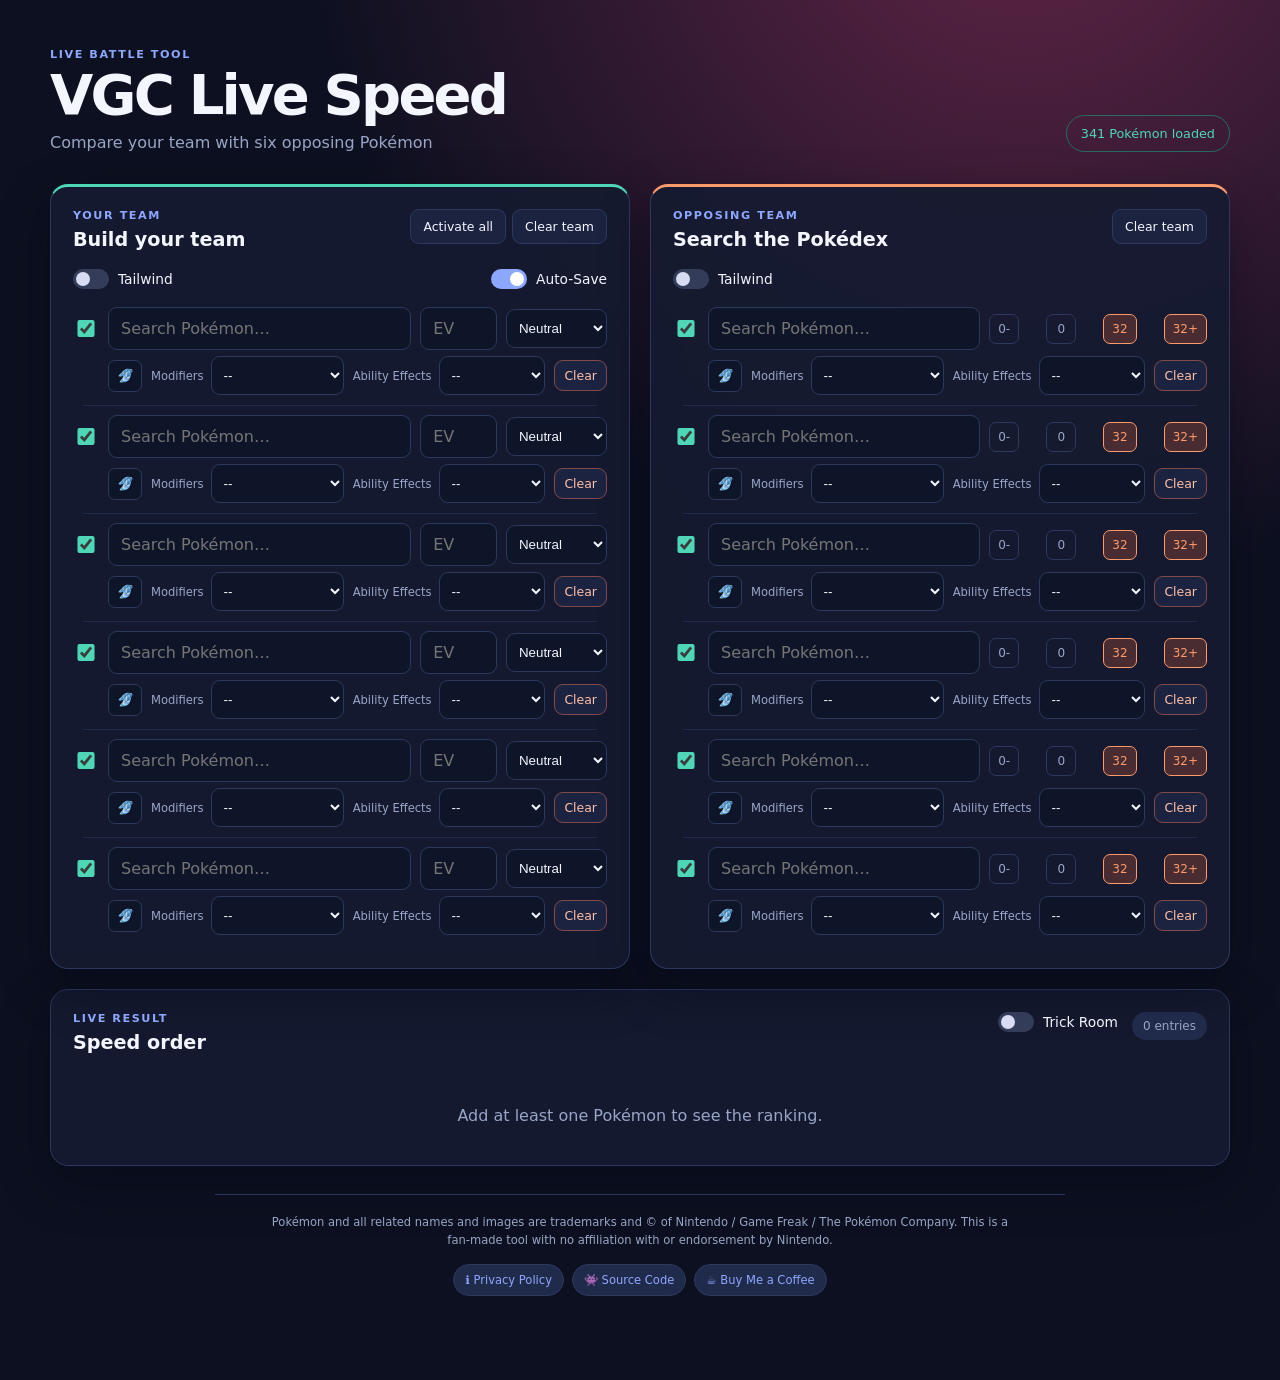
<file: index.html>
<!doctype html>
<html lang="en">
  <head>
    <meta charset="utf-8" />
    <meta name="viewport" content="width=device-width, initial-scale=1" />
    <title>VGC Live Speed</title>
    <link rel="icon" type="image/x-icon" href="favicon.ico" />
    <link rel="stylesheet" href="styles.css" />
  </head>
  <body>
    <main class="app-shell">
      <header class="hero">
        <div>
          <p class="eyebrow">LIVE BATTLE TOOL</p>
          <h1>VGC Live Speed</h1>
          <p class="subtitle">Compare your team with six opposing Pokémon</p>
        </div>
        <div id="data-status" class="status loading">
          Loading Pokémon data…
        </div>
      </header>

      <section class="teams-grid" aria-label="Teams">
        <article class="team-card user-card">
          <div class="card-heading">
            <div>
              <p class="team-kicker">Your team</p>
              <h2>Build your team</h2>
            </div>
            <div class="heading-actions">
              <button
                id="select-all-user"
                class="button button-ghost"
                type="button"
              >
                Activate all</button
              ><button
                id="clear-user"
                class="button button-ghost"
                type="button"
              >
                Clear team
              </button>
            </div>
          </div>
          <div class="card-toggles">
            <label class="toggle-row"
              ><input id="user-tailwind" type="checkbox" /><span
                class="toggle"
              ></span
              ><span>Tailwind</span></label
            >
            <label class="toggle-row"
              ><input id="autosave" type="checkbox" checked /><span
                class="toggle"
              ></span
              ><span>Auto-Save</span></label
            >
          </div>
          <div id="user-slots" class="slot-list"></div>
        </article>

        <article class="team-card opponent-card">
          <div class="card-heading">
            <div>
              <p class="team-kicker">Opposing team</p>
              <h2>Search the Pokédex</h2>
            </div>
            <button
              id="clear-opponents"
              class="button button-ghost"
              type="button"
            >
              Clear team
            </button>
          </div>
          <label class="toggle-row"
            ><input id="opponent-tailwind" type="checkbox" /><span
              class="toggle"
            ></span
            ><span>Tailwind</span></label
          >
          <div id="opponent-slots" class="slot-list"></div>
        </article>
      </section>

      <section class="ranking-card">
        <div class="ranking-heading">
          <div>
            <p class="team-kicker">Live result</p>
            <h2>Speed order</h2>
          </div>
          <label class="toggle-row trick-room-row"
            ><input id="trick-room" type="checkbox" /><span
              class="toggle"
            ></span
            ><span>Trick Room</span></label
          >
          <div id="ranking-count" class="count-pill">0 entries</div>
        </div>
        <div id="ranking-empty" class="empty-state">
          Add at least one Pokémon to see the ranking.
        </div>
        <ol id="ranking-list" class="ranking-list"></ol>
      </section>
      <footer class="site-footer">
        <p>
          Pokémon and all related names and images are trademarks and © of
          Nintendo / Game Freak / The Pokémon Company. This is a fan-made tool
          with no affiliation with or endorsement by Nintendo.
        </p>
        <nav class="footer-links" aria-label="Footer links">
          <a href="/privacy-policy">ℹ️ Privacy Policy</a>
          <a target="_blank" rel="noreferrer" href="https://github.com/manuelrosello/vgcspeedmatchup">👾 Source Code</a>
          <a target="_blank" rel="noreferrer" href="https://ko-fi.com/manuelrosello">☕️ Buy Me a Coffee</a>
        </nav>
      </footer>
    </main>
    <script src="app.js"></script>
  </body>
</html>
</file>
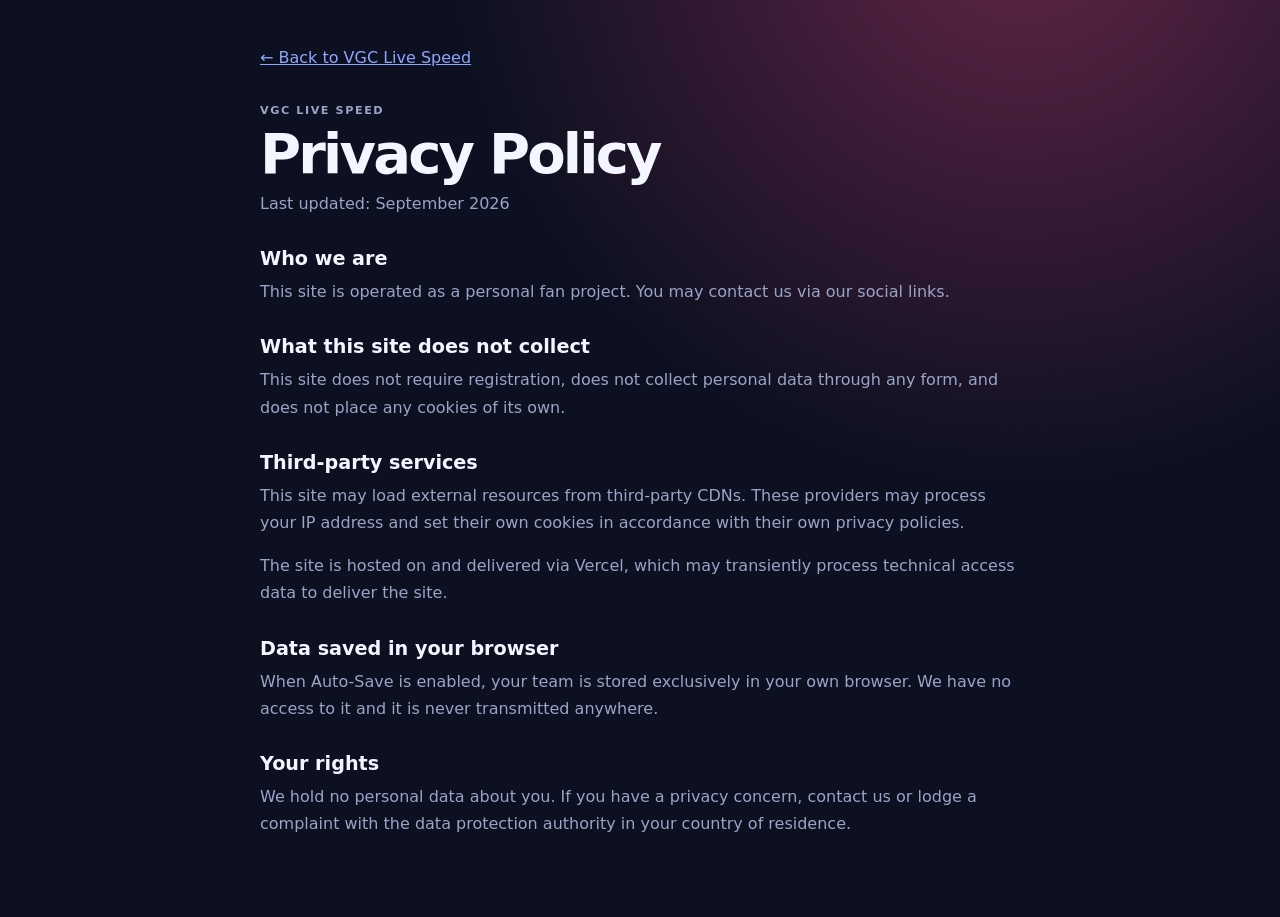
<file: privacy-policy/index.html>
<!doctype html>
<html lang="en">
  <head>
    <meta charset="utf-8" />
    <meta name="viewport" content="width=device-width, initial-scale=1" />
    <title>Privacy Policy · VGC Live Speed</title>
    <link rel="icon" type="image/x-icon" href="../favicon.ico">
    <link rel="stylesheet" href="../styles.css" />
    <style>
      .policy {
        max-width: 760px;
        margin: 0 auto;
      }
      .policy h1 {
        margin-bottom: 8px;
      }
      .policy h2 {
        margin: 30px 0 8px;
        color: var(--text);
      }
      .policy p {
        color: var(--muted);
        line-height: 1.7;
      }
      .back-link {
        display: inline-block;
        margin-bottom: 34px;
        color: var(--accent);
      }
    </style>
  </head>
  <body>
    <main class="app-shell policy">
      <a class="back-link" href="/">← Back to VGC Live Speed</a>
      <p class="eyebrow">VGC Live Speed</p>
      <h1>Privacy Policy</h1>
      <p>Last updated: September 2026</p>

      <h2>Who we are</h2>
      <p>
        This site is operated as a personal fan project. You may contact us via
        our social links.
      </p>

      <h2>What this site does not collect</h2>
      <p>
        This site does not require registration, does not collect personal data
        through any form, and does not place any cookies of its own.
      </p>

      <h2>Third-party services</h2>
      <p>
        This site may load external resources from third-party CDNs. These
        providers may process your IP address and set their own cookies in
        accordance with their own privacy policies.
      </p>
      <p>
        The site is hosted on and delivered via Vercel, which may transiently
        process technical access data to deliver the site.
      </p>

      <h2>Data saved in your browser</h2>
      <p>
        When Auto-Save is enabled, your team is stored exclusively in your own
        browser. We have no access to it and it is never transmitted anywhere.
      </p>

      <h2>Your rights</h2>
      <p>
        We hold no personal data about you. If you have a privacy concern,
        contact us or lodge a complaint with the data protection authority in
        your country of residence.
      </p>
    </main>
  </body>
</html>
</file>
<file: styles.css>
:root {
  color-scheme: dark;
  --bg: #0c1020;
  --panel: #151b30;
  --panel-2: #1b2340;
  --line: #2c385d;
  --text: #f4f6ff;
  --muted: #99a5c6;
  --user: #4dd7b7;
  --user-soft: #173d3d;
  --opp: #ff9a6a;
  --opp-soft: #482c31;
  --accent: #8da7ff;
}

* {
  box-sizing: border-box;
}
body {
  margin: 0;
  min-height: 100vh;
  font-family:
    Inter,
    ui-sans-serif,
    system-ui,
    -apple-system,
    sans-serif;
  color: var(--text);
  background:
    radial-gradient(circle at 80% -10%, #642548 0, transparent 40%), var(--bg);
}
button,
input {
  font: inherit;
}
.app-shell {
  width: min(1180px, calc(100% - 32px));
  margin: 0 auto;
  padding: 48px 0 64px;
}
.hero {
  display: flex;
  justify-content: space-between;
  gap: 24px;
  align-items: end;
  margin-bottom: 32px;
}
.eyebrow,
.team-kicker {
  margin: 0 0 6px;
  text-transform: uppercase;
  letter-spacing: 0.14em;
  font-size: 0.7rem;
  font-weight: 800;
  color: var(--accent);
}
h1,
h2,
p {
  margin-top: 0;
}
h1 {
  margin-bottom: 10px;
  font-size: clamp(2rem, 5vw, 3.5rem);
  line-height: 1;
  letter-spacing: -0.05em;
}
h2 {
  margin-bottom: 0;
  font-size: 1.2rem;
}
.subtitle {
  color: var(--muted);
  max-width: 590px;
  margin-bottom: 0;
}
.status {
  border: 1px solid var(--line);
  padding: 10px 14px;
  border-radius: 999px;
  color: var(--muted);
  font-size: 0.8rem;
  white-space: nowrap;
}
.status.ready {
  color: var(--user);
  border-color: #286b61;
}
.status.error {
  color: var(--opp);
  border-color: #7f4a42;
}
.teams-grid {
  display: grid;
  grid-template-columns: repeat(2, minmax(0, 1fr));
  gap: 20px;
}
.team-card,
.ranking-card {
  background: color-mix(in srgb, var(--panel) 92%, transparent);
  border: 1px solid var(--line);
  border-radius: 18px;
  padding: 22px;
  box-shadow: 0 18px 48px #05071466;
}
.user-card {
  border-top: 3px solid var(--user);
}
.opponent-card {
  border-top: 3px solid var(--opp);
}
.card-heading,
.ranking-heading {
  display: flex;
  justify-content: space-between;
  align-items: start;
  gap: 14px;
  margin-bottom: 18px;
}
.heading-actions {
  display: flex;
  gap: 6px;
  flex-wrap: wrap;
  justify-content: end;
}
.card-toggles {
  display: flex;
  flex-wrap: wrap;
  align-items: center;
  justify-content: space-between;
  gap: 18px;
  margin-bottom: 18px;
}
.card-toggles .toggle-row {
  margin-bottom: 0;
}
.button {
  border: 1px solid var(--line);
  color: var(--text);
  background: var(--panel-2);
  padding: 9px 12px;
  border-radius: 9px;
  cursor: pointer;
  font-size: 0.78rem;
  transition: 0.15s ease;
}
.button:hover {
  border-color: var(--accent);
  transform: translateY(-1px);
}
.button-danger {
  color: #ffc0a8;
  border-color: #814b4a;
  padding: 7px 9px;
}
.toggle-row {
  display: flex;
  align-items: center;
  gap: 9px;
  color: var(--text);
  font-size: 0.86rem;
  margin-bottom: 18px;
  cursor: pointer;
  user-select: none;
}
.toggle-row small {
  color: var(--muted);
  margin-left: 5px;
}
.toggle-row input {
  position: absolute;
  opacity: 0;
  pointer-events: none;
}
.toggle {
  display: inline-block;
  width: 36px;
  height: 20px;
  padding: 3px;
  border-radius: 99px;
  background: #333d5a;
  transition: 0.2s;
}
.toggle::after {
  content: "";
  display: block;
  width: 14px;
  height: 14px;
  border-radius: 50%;
  background: #d7dcf2;
  transition: 0.2s;
}
.toggle-row input:checked + .toggle {
  background: var(--accent);
}
.toggle-row input:checked + .toggle::after {
  transform: translateX(16px);
  background: white;
}
.slot-list {
  display: grid;
  gap: 0;
}
.slot {
  position: relative;
  display: grid;
  gap: 6px;
  padding: 9px 0 11px;
}
.slot:first-child {
  padding-top: 0;
}
.slot:not(:last-child)::after {
  content: "";
  position: absolute;
  right: 10px;
  bottom: 0;
  left: 10px;
  border-bottom: 1px solid #202b4b;
}
.user-slot {
  --slot-columns: 26px minmax(180px, 1.5fr) minmax(62px, 0.38fr)
    minmax(96px, 0.5fr) auto;
  --slot-columns-no-mega: 26px minmax(180px, 1.5fr) minmax(62px, 0.38fr)
    minmax(96px, 0.5fr);
}
.opponent-slot {
  --slot-columns: 26px minmax(0, 1fr) minmax(140px, 0.8fr) auto;
  --slot-columns-no-mega: 26px minmax(0, 1fr) minmax(140px, 0.8fr);
}
.slot-primary,
.slot-secondary {
  display: grid;
  grid-template-columns: var(--slot-columns);
  align-items: center;
  gap: 9px;
  width: 100%;
  justify-content: space-between;
}
.slot-secondary {
  grid-template-columns: 26px 34px minmax(0, 1fr) minmax(0, 1fr) auto;
  padding-left: 0;
}
.slot-primary:not(.has-mega) {
  grid-template-columns: 26px minmax(180px, 1.5fr) minmax(62px, 0.38fr)
    minmax(96px, 0.5fr);
}
.opponent-slot .slot-primary:not(.has-mega) {
  grid-template-columns: 26px minmax(0, 1fr) minmax(140px, 0.8fr);
}
.slot.inactive {
  opacity: 0.48;
}
.active-check {
  display: flex;
  flex-direction: column;
  align-items: center;
  justify-content: center;
  gap: 2px;
}
.active-check input {
  width: 17px;
  height: 17px;
  margin: 0;
  accent-color: var(--user);
  cursor: pointer;
}
.active-check span {
  display: none;
}
.slot-icon {
  width: 26px;
  height: 24px;
  display: flex;
  align-items: center;
  justify-content: center;
}
.slot-icon .mon-icon {
  width: 24px;
  height: 24px;
}
.slot-number {
  color: var(--muted);
  font-size: 0.75rem;
  text-align: center;
}
.slot input {
  min-width: 0;
  width: 100%;
  color: var(--text);
  background: #0f1528;
  border: 1px solid var(--line);
  border-radius: 9px;
  padding: 11px 12px;
  outline: none;
}
.slot select {
  min-width: 0;
  width: 100%;
  color: var(--text);
  background: #0f1528;
  border: 1px solid var(--line);
  border-radius: 9px;
  padding: 10px 8px;
  outline: none;
}
.scarf-option {
  display: flex;
  align-items: center;
  justify-content: center;
  width: 34px;
  height: 32px;
  padding: 7px 8px;
  color: var(--muted);
  background: #0f1528;
  border: 1px solid var(--line);
  border-radius: 7px;
  cursor: pointer;
  transition: 0.15s ease;
}
.scarf-option:hover {
  border-color: var(--accent);
}
.scarf-option[aria-pressed="true"] {
  color: var(--accent);
  border-color: var(--accent);
  background: #26345f;
}
.scarf-option img {
  width: 16px;
  height: 16px;
  object-fit: contain;
}
.scarf-option:disabled {
  cursor: not-allowed;
}
.slot input:focus {
  border-color: var(--accent);
  box-shadow: 0 0 0 3px #8da7ff1f;
}
.slot select:focus {
  border-color: var(--accent);
}
.select-control {
  display: flex;
  align-items: center;
  gap: 7px;
  color: var(--muted);
  font-size: 0.72rem;
  white-space: nowrap;
}
.select-control select {
  flex: 1;
}
.mega-option {
  display: flex;
  align-items: center;
  gap: 5px;
  justify-content: center;
  width: 34px;
  height: 32px;
  padding: 7px 8px;
  color: var(--muted);
  background: #0f1528;
  border: 1px solid var(--line);
  border-radius: 7px;
  cursor: pointer;
  transition: 0.15s ease;
}
.mega-option:hover {
  border-color: var(--accent);
}
.mega-option[aria-pressed="true"] {
  color: var(--accent);
  border-color: var(--accent);
  background: #26345f;
}
.mega-option img {
  width: 16px;
  height: 16px;
  object-fit: contain;
}
.mega-option:disabled {
  cursor: not-allowed;
}
.speed-input {
  appearance: textfield;
}
.speed-input::-webkit-inner-spin-button {
  appearance: none;
}
.search-wrap {
  position: relative;
}
.suggestions {
  position: absolute;
  z-index: 5;
  top: calc(100% + 4px);
  left: 0;
  right: 0;
  display: none;
  max-height: 210px;
  overflow: auto;
  background: #202a4a;
  border: 1px solid var(--line);
  border-radius: 9px;
  box-shadow: 0 12px 25px #0008;
}
.suggestions.open {
  display: block;
}
.suggestion {
  display: flex;
  align-items: center;
  gap: 6px;
  padding: 6px 12px;
  cursor: pointer;
  font-size: 0.82rem;
}
.suggestion .mon-icon {
  width: 28px;
  height: 28px;
}
.suggestion:hover {
  background: #303d68;
}
.suggestion span {
  color: var(--muted);
  float: right;
}
.confirm-options {
  display: flex;
  align-items: center;
  justify-content: space-between;
  width: 100%;
  gap: 5px;
}
.scenario {
  color: var(--muted);
  font-size: 0.75rem;
  cursor: pointer;
}
.scenario input {
  position: absolute;
  opacity: 0;
  width: 0;
}
.scenario span {
  display: block;
  border: 1px solid var(--line);
  border-radius: 7px;
  padding: 7px 8px;
  min-width: 30px;
  text-align: center;
}
.scenario input:checked + span {
  color: var(--opp);
  border-color: var(--opp);
  background: var(--opp-soft);
}
.trick-room-row {
  margin: 0 0 0 auto;
  white-space: nowrap;
}
.ranking-card {
  margin-top: 20px;
}
.count-pill {
  color: var(--muted);
  background: #202a4a;
  border-radius: 999px;
  padding: 7px 11px;
  font-size: 0.75rem;
}
.empty-state {
  color: var(--muted);
  padding: 34px 10px 18px;
  text-align: center;
}
.ranking-list {
  list-style: none;
  margin: 0;
  padding: 0;
  display: grid;
  gap: 7px;
}
.site-footer {
  margin: 28px auto 0;
  max-width: 850px;
  padding: 18px 20px 20px;
  color: var(--muted);
  text-align: center;
  font-size: 0.72rem;
  line-height: 1.6;
  border-top: 1px solid var(--line);
}
.site-footer p {
  max-width: 760px;
  margin: 0 auto 14px;
}
.footer-links {
  display: flex;
  justify-content: center;
  align-items: center;
  flex-wrap: wrap;
  gap: 8px;
}
.footer-links a {
  display: inline-flex;
  align-items: center;
  min-height: 32px;
  padding: 5px 11px;
  color: var(--accent);
  background: #202a4a;
  border: 1px solid var(--line);
  border-radius: 999px;
  text-decoration: none;
  transition: 0.15s ease;
}
.footer-links a:hover {
  color: var(--text);
  border-color: var(--accent);
  background: #2a3761;
  transform: translateY(-1px);
}
.ranking-item {
  display: grid;
  grid-template-columns: 34px 40px minmax(0, 1fr) auto auto;
  align-items: center;
  gap: 12px;
  padding: 12px 14px;
  border-radius: 10px;
  background: #11172a;
  border: 1px solid #202b4b;
}
.ranking-item.user {
  background: linear-gradient(90deg, var(--user-soft), #11172a);
  border-color: #286b61;
}
.ranking-item.opponent {
  background: linear-gradient(90deg, var(--opp-soft), #11172a);
  border-color: #814b4a;
}
.rank {
  color: var(--muted);
  font-variant-numeric: tabular-nums;
}
.mon-icon {
  width: 40px;
  height: 40px;
  object-fit: contain;
}
.mon-name {
  font-weight: 700;
}
.mon-meta {
  color: var(--muted);
  font-size: 0.75rem;
}
.speed-value {
  font-size: 1.05rem;
  font-weight: 800;
  font-variant-numeric: tabular-nums;
}
.tag {
  border-radius: 6px;
  padding: 4px 6px;
  font-size: 0.65rem;
  font-weight: 800;
  text-transform: uppercase;
  letter-spacing: 0.06em;
}
.tag.user {
  color: var(--user);
  background: #1b5149;
}
.tag.opponent {
  color: var(--opp);
  background: #633c3d;
}
@media (max-width: 760px) {
  .app-shell {
    padding-top: 28px;
  }
  .hero {
    display: block;
  }
  .status {
    display: inline-block;
    margin-top: 18px;
  }
  .teams-grid {
    grid-template-columns: 1fr;
  }
  .ranking-heading {
    flex-wrap: wrap;
  }
  .trick-room-row {
    margin-left: 0;
  }
  .ranking-item {
    grid-template-columns: 28px 34px minmax(0, 1fr) auto;
  }
  .ranking-item .mon-icon {
    width: 34px;
    height: 34px;
  }
  .tag {
    display: none;
  }
}
@media (max-width: 560px) {
  .user-slot,
  .opponent-slot {
    --slot-columns: 22px minmax(0, 1fr) auto;
    --slot-columns-no-mega: 22px minmax(0, 1fr) auto;
  }
  .user-slot .slot-primary,
  .user-slot .slot-primary:not(.has-mega) {
    grid-template-columns: 22px minmax(0, 1fr) auto;
  }
  .user-slot .slot-primary .search-wrap {
    grid-column: 2 / -1;
  }
  .user-slot .slot-primary .ev-input {
    grid-column: 2;
  }
  .user-slot .slot-primary .alignment-input,
  .user-slot .slot-primary .mega-option {
    grid-column: 3;
  }
  .opponent-slot .slot-primary,
  .opponent-slot .slot-primary:not(.has-mega) {
    grid-template-columns: 22px minmax(0, 1fr);
  }
  .opponent-slot .slot-primary .search-wrap,
  .opponent-slot .slot-primary .confirm-options,
  .opponent-slot .slot-primary .mega-option {
    grid-column: 2;
  }
  .slot-secondary {
    padding-left: 0;
    grid-template-columns: 26px 34px minmax(0, 1fr);
  }
  .slot-secondary .slot-icon {
    grid-column: 1;
    grid-row: 1;
  }
  .slot-secondary .scarf-option {
    grid-column: 2;
    grid-row: 1;
  }
  .slot-secondary .button-danger {
    grid-column: 3;
    grid-row: 1;
  }
  .select-control {
    display: grid;
    grid-column: 2 / -1;
    grid-template-columns: auto minmax(0, 1fr);
    align-items: center;
  }
  .select-control select {
    margin-top: 0;
  }
  .opponent-slot .confirm-options {
    justify-content: space-between;
  }
}
</file>
